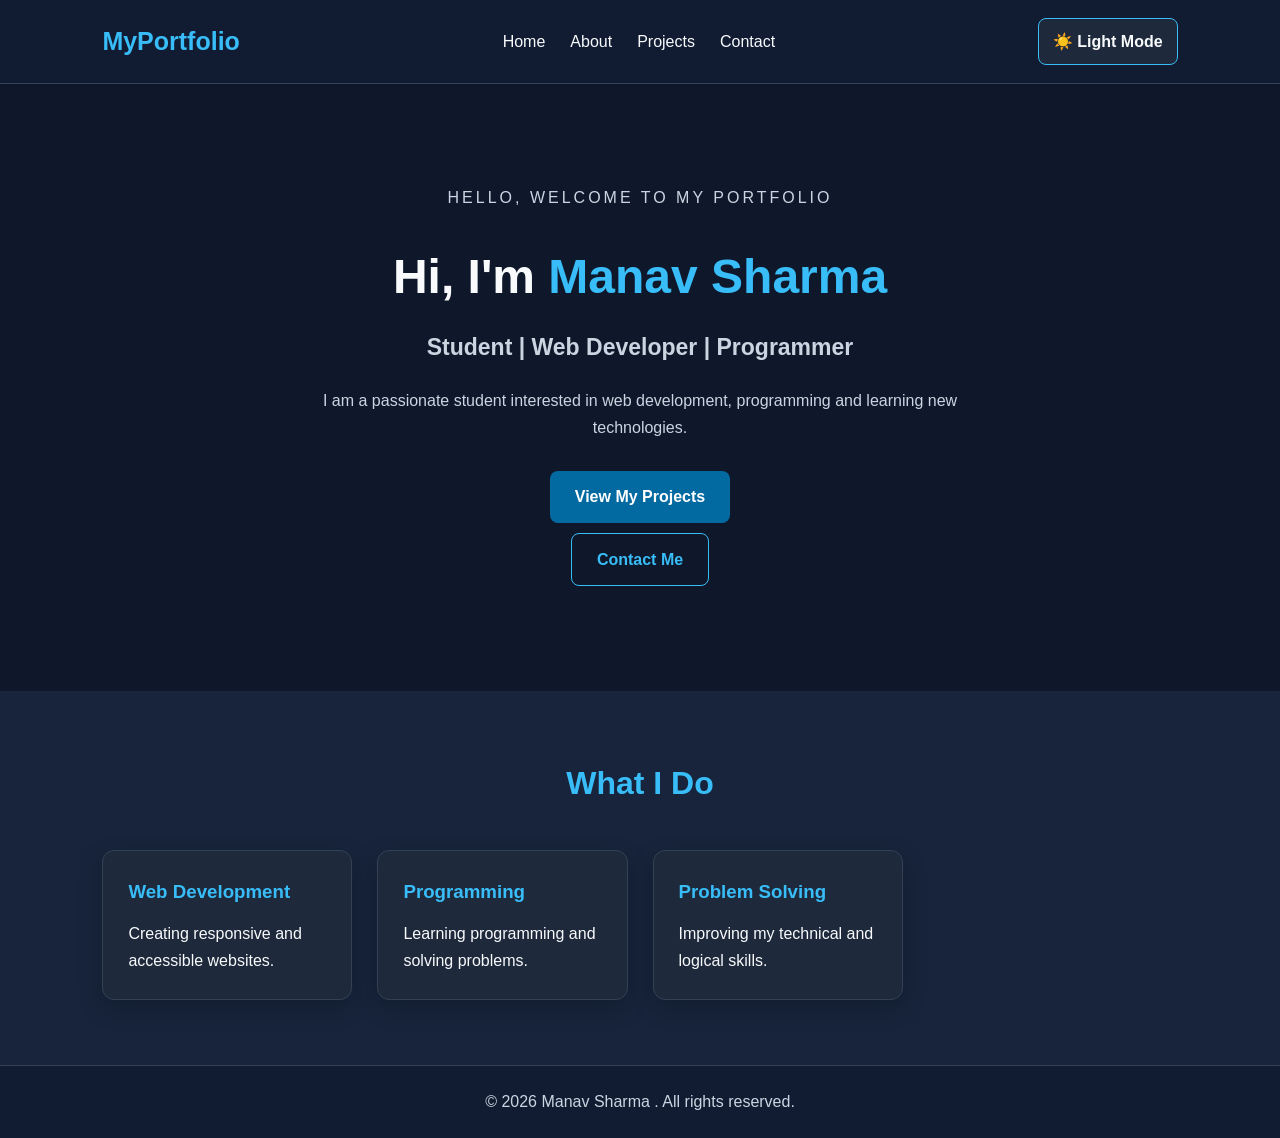
<file: index.html>
<!DOCTYPE html>
<html lang="en">
<head>
    <meta charset="UTF-8">
    <meta name="viewport" content="width=device-width, initial-scale=1.0">

    <meta name="description" content="Personal portfolio website showcasing my skills, education and projects.">
    <meta name="author" content="Your Name">

    <title>My Portfolio | Home</title>

    <link rel="stylesheet" href="style.css">
    <script src="script.js" defer></script>
</head>

<body>

    <header>
        <nav aria-label="Main navigation">
            <a href="index.html" class="logo">MyPortfolio</a>

            <ul>
                <li><a href="index.html" aria-current="page">Home</a></li>
                <li><a href="about.html">About</a></li>
                <li><a href="projects.html">Projects</a></li>
                <li><a href="contact.html">Contact</a></li>
            </ul>
            <button id="theme-toggle" class="theme-toggle" type="button">
    ☀️ Light Mode
</button>
        </nav>
    </header>

    <main>
        <section class="hero" aria-labelledby="hero-title">

            <p class="intro">HELLO, WELCOME TO MY PORTFOLIO</p>

            <h1 id="hero-title">
                Hi, I'm <span>Manav Sharma</span>
            </h1>

            <h2>Student | Web Developer | Programmer</h2>

            <p>
                I am a passionate student interested in web development,
                programming and learning new technologies.
            </p>

            <a href="projects.html" class="btn">View My Projects</a>

            <a href="contact.html" class="btn secondary">Contact Me</a>

        </section>

        <section class="highlights" aria-labelledby="highlights-title">
            <h2 id="highlights-title">What I Do</h2>

            <article>
                <h3>Web Development</h3>
                <p>Creating responsive and accessible websites.</p>
            </article>

            <article>
                <h3>Programming</h3>
                <p>Learning programming and solving problems.</p>
            </article>

            <article>
                <h3>Problem Solving</h3>
                <p>Improving my technical and logical skills.</p>
            </article>
        </section>
    </main>

    <footer>
        <p>&copy; 2026 Manav Sharma . All rights reserved.</p>
    </footer>

</body>
</html>
</file>
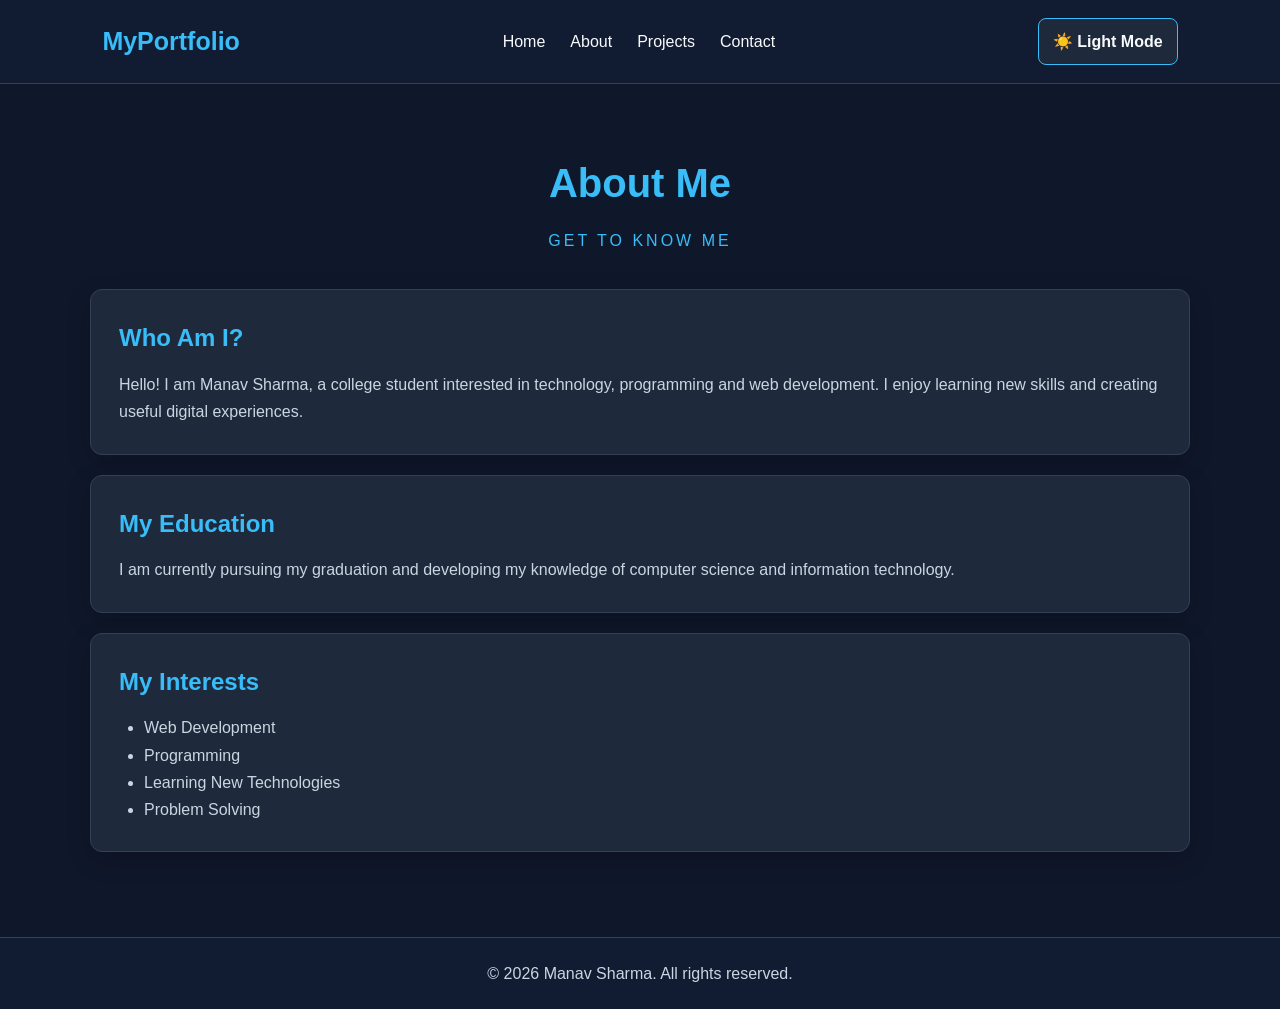
<file: about.html>
<!DOCTYPE html>
<html lang="en">
<head>
    <meta charset="UTF-8">
    <meta name="viewport" content="width=device-width, initial-scale=1.0">
    <meta name="description" content="Learn more about Manav Sharma, his education, interests and skills.">
    <meta name="author" content="Manav Sharma">
    <title>About Me | Manav Sharma</title>
    <link rel="stylesheet" href="style.css">
    <script src="script.js" defer></script>
</head>
<body>

<header>
    <nav aria-label="Main navigation">
        <a href="index.html" class="logo">MyPortfolio</a>
        <ul>
            <li><a href="index.html">Home</a></li>
            <li><a href="about.html" aria-current="page">About</a></li>
            <li><a href="projects.html">Projects</a></li>
            <li><a href="contact.html">Contact</a></li>
        </ul>
        <button id="theme-toggle" class="theme-toggle" type="button">
    ☀️ Light Mode
</button>
    </nav>
</header>

<main class="page-content">
    <section aria-labelledby="about-title">
        <h1 id="about-title">About Me</h1>
        <p class="intro">GET TO KNOW ME</p>

        <article class="content-card">
            <h2>Who Am I?</h2>
            <p>
                Hello! I am Manav Sharma, a college student interested
                in technology, programming and web development.
                I enjoy learning new skills and creating useful
                digital experiences.
            </p>
        </article>

        <article class="content-card">
            <h2>My Education</h2>
            <p>
                I am currently pursuing my graduation and developing
                my knowledge of computer science and information technology.
            </p>
        </article>

        <article class="content-card">
            <h2>My Interests</h2>
            <ul>
                <li>Web Development</li>
                <li>Programming</li>
                <li>Learning New Technologies</li>
                <li>Problem Solving</li>
            </ul>
        </article>
    </section>
</main>

<footer>
    <p>&copy; 2026 Manav Sharma. All rights reserved.</p>
</footer>

</body>
</html>
</file>
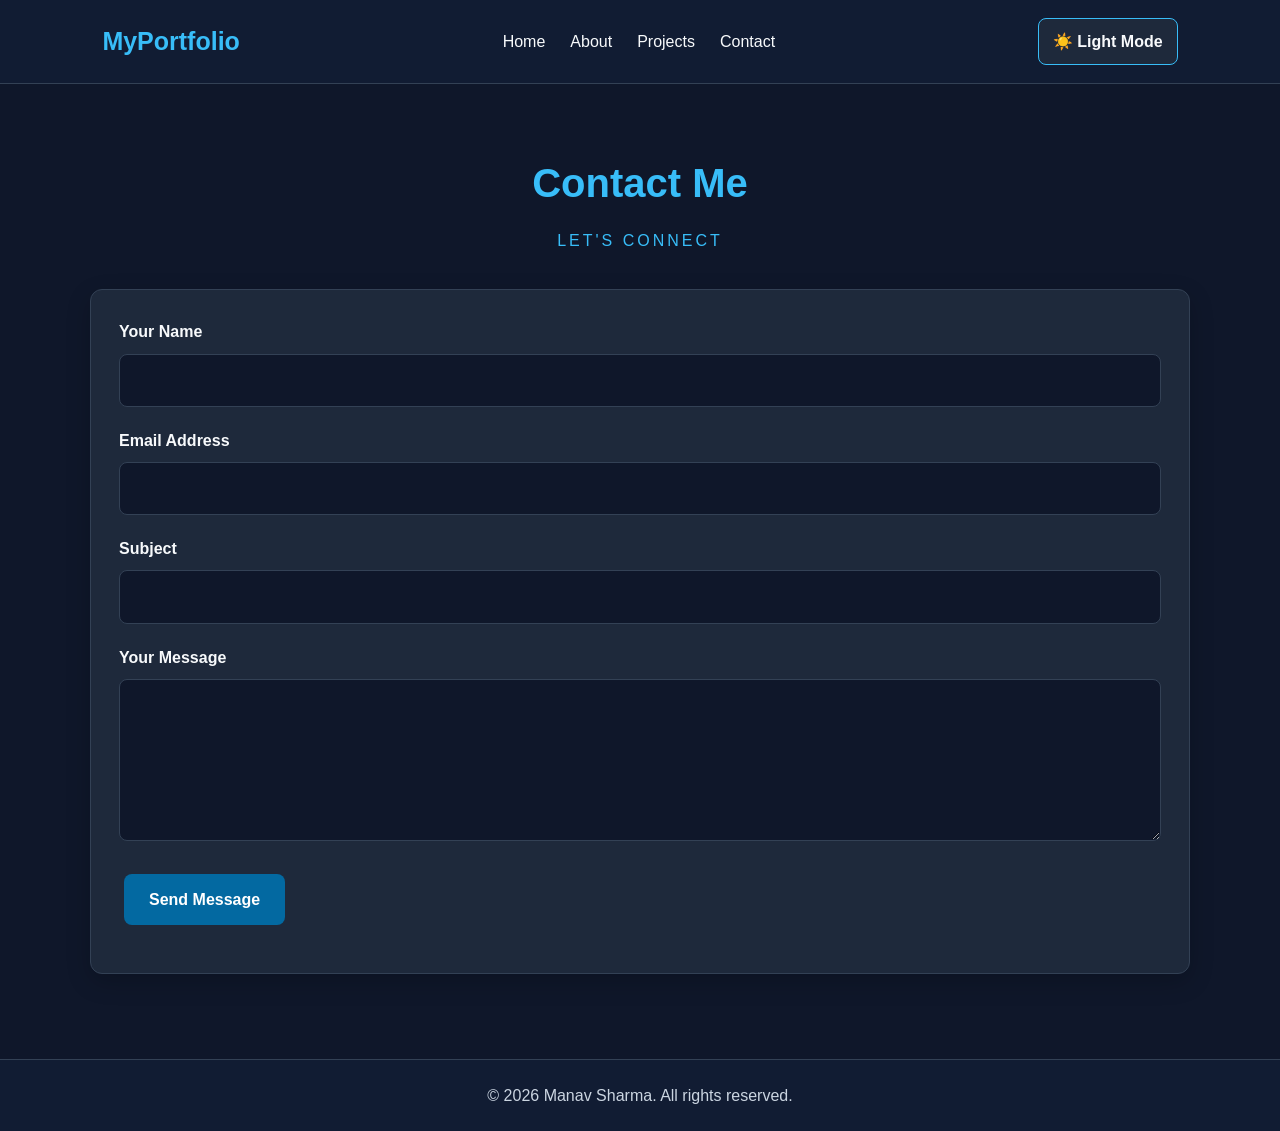
<file: contact.html>
<!DOCTYPE html>
<html lang="en">
<head>
    <meta charset="UTF-8">
    <meta name="viewport" content="width=device-width, initial-scale=1.0">
    <meta name="description" content="Contact Manav Sharma through the accessible contact form.">
    <meta name="author" content="Manav Sharma">
    <title>Contact Me | Manav Sharma</title>
    <link rel="stylesheet" href="style.css">
    <script src="script.js" defer></script>
</head>
<body>

<header>
    <nav aria-label="Main navigation">
        <a href="index.html" class="logo">MyPortfolio</a>
        <ul>
            <li><a href="index.html">Home</a></li>
            <li><a href="about.html">About</a></li>
            <li><a href="projects.html">Projects</a></li>
            <li><a href="contact.html" aria-current="page">Contact</a></li>
        </ul>
        <button id="theme-toggle" class="theme-toggle" type="button">
    ☀️ Light Mode
</button>
    </nav>
</header>

<main class="page-content">
    <section aria-labelledby="contact-title">
        <h1 id="contact-title">Contact Me</h1>
        <p class="intro">LET'S CONNECT</p>

        <form id="contact-form" class="content-card">

            <div class="form-group">
                <label for="name">Your Name</label>
                <input type="text" id="name" name="name"
                       autocomplete="name" required>
            </div>

            <div class="form-group">
                <label for="email">Email Address</label>
                <input type="email" id="email" name="email"
                       autocomplete="email" required>
            </div>

            <div class="form-group">
                <label for="subject">Subject</label>
                <input type="text" id="subject" name="subject" required>
            </div>

            <div class="form-group">
                <label for="message">Your Message</label>
                <textarea id="message" name="message"
                          rows="5" required></textarea>
            </div>

            <button type="submit" class="btn">Send Message</button>

            <p id="form-status" role="status" aria-live="polite"></p>

        </form>
    </section>
</main>

<footer>
    <p>&copy; 2026 Manav Sharma. All rights reserved.</p>
</footer>

</body>
</html>
</file>
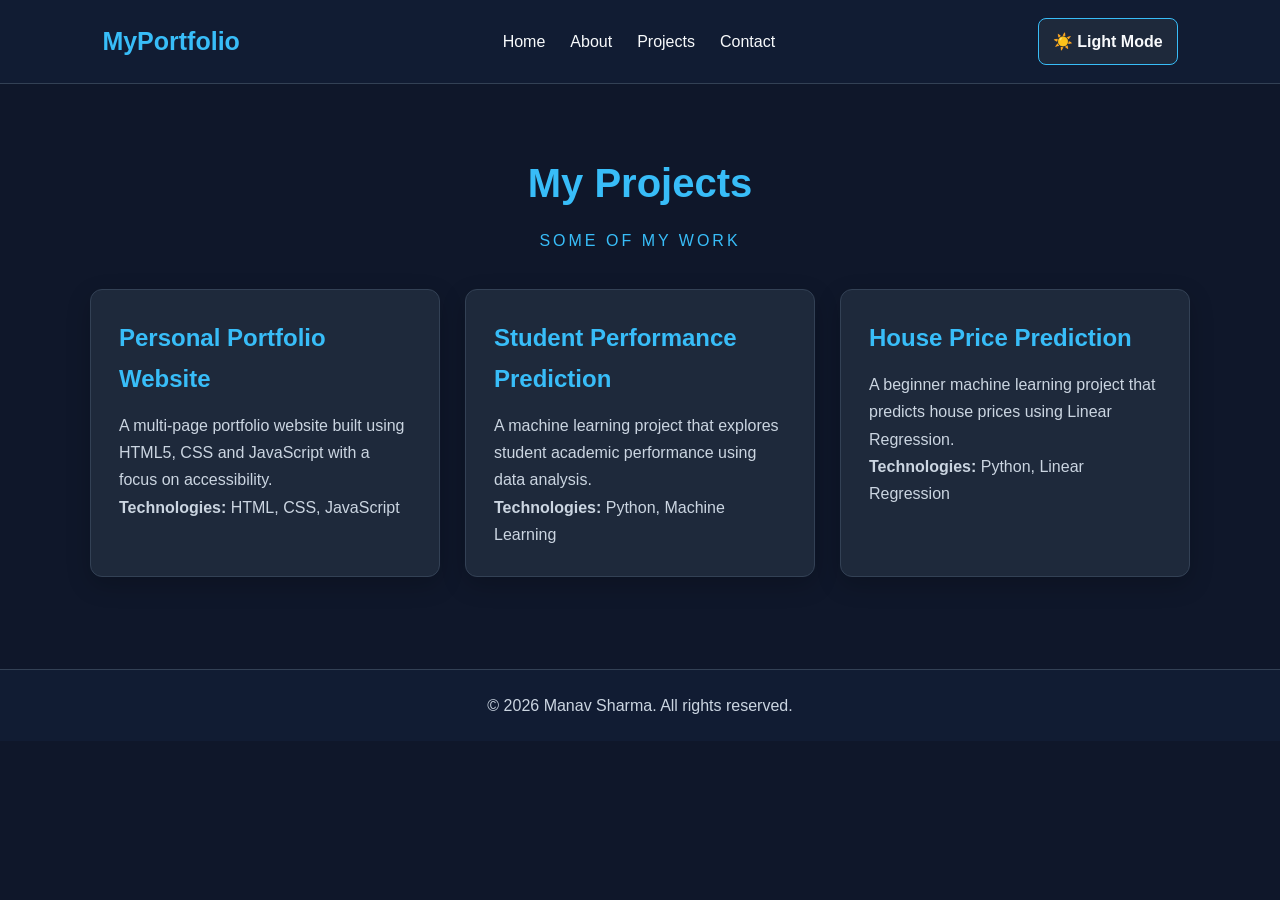
<file: projects.html>
<!DOCTYPE html>
<html lang="en">
<head>
    <meta charset="UTF-8">
    <meta name="viewport" content="width=device-width, initial-scale=1.0">
    <meta name="description" content="Explore the web development and programming projects by Manav Sharma.">
    <meta name="author" content="Manav Sharma">
    <title>My Projects | Manav Sharma</title>
    <link rel="stylesheet" href="style.css">
    <script src="script.js" defer></script>
</head>
<body>

<header>
    <nav aria-label="Main navigation">
        <a href="index.html" class="logo">MyPortfolio</a>
        <ul>
            <li><a href="index.html">Home</a></li>
            <li><a href="about.html">About</a></li>
            <li><a href="projects.html" aria-current="page">Projects</a></li>
            <li><a href="contact.html">Contact</a></li>
        </ul>
        <button id="theme-toggle" class="theme-toggle" type="button">
    ☀️ Light Mode
</button>
    </nav>
</header>

<main class="page-content">
    <section aria-labelledby="projects-title">
        <h1 id="projects-title">My Projects</h1>
        <p class="intro">SOME OF MY WORK</p>

        <div class="project-grid">
            <article class="content-card">
                <h2>Personal Portfolio Website</h2>
                <p>
                    A multi-page portfolio website built using HTML5,
                    CSS and JavaScript with a focus on accessibility.
                </p>
                <p><strong>Technologies:</strong> HTML, CSS, JavaScript</p>
            </article>

            <article class="content-card">
                <h2>Student Performance Prediction</h2>
                <p>
                    A machine learning project that explores student
                    academic performance using data analysis.
                </p>
                <p><strong>Technologies:</strong> Python, Machine Learning</p>
            </article>

            <article class="content-card">
                <h2>House Price Prediction</h2>
                <p>
                    A beginner machine learning project that predicts
                    house prices using Linear Regression.
                </p>
                <p><strong>Technologies:</strong> Python, Linear Regression</p>
            </article>
        </div>
    </section>
</main>

<footer>
    <p>&copy; 2026 Manav Sharma. All rights reserved.</p>
</footer>

</body>
</html>
</file>
<file: style.css>
/* =====================================
   1. CSS VARIABLES & THEME SETTINGS
===================================== */

:root {
    color-scheme: dark;

    --bg-color: #0f172a;
    --header-bg: #111c33;
    --section-bg: #17243b;
    --card-bg: #1e293b;

    --text-color: #f8fafc;
    --muted-color: #cbd5e1;
    --primary-color: #38bdf8;
    --button-bg: #0369a1;
    --border-color: #334155;

    --shadow: 0 8px 25px rgba(0, 0, 0, 0.2);
    --transition: 0.3s ease;

    --container-width: 1100px;
}

/* Light Theme Support */

html[data-theme="light"] {
    color-scheme: light;

    --bg-color: #f8fafc;
    --header-bg: #ffffff;
    --section-bg: #eaf2f8;
    --card-bg: #ffffff;

    --text-color: #0f172a;
    --muted-color: #334155;
    --primary-color: #0369a1;
    --button-bg: #0369a1;
    --border-color: #cbd5e1;

    --shadow: 0 8px 25px rgba(15, 23, 42, 0.08);
}

/* =====================================
   2. GENERAL SETTINGS
===================================== */

* {
    margin: 0;
    padding: 0;
    box-sizing: border-box;
}

html {
    scroll-behavior: smooth;
    scroll-padding-top: 90px;
}

body {
    font-family: Arial, sans-serif;
    background: var(--bg-color);
    color: var(--text-color);
    line-height: 1.7;
    transition: background var(--transition),
                color var(--transition);
}

img {
    max-width: 100%;
    display: block;
}

a {
    transition: color var(--transition);
}

button,
input,
textarea {
    font: inherit;
}

/* Reusable Container */

.container {
    width: min(90%, var(--container-width));
    margin-inline: auto;
}

/* =====================================
   3. HEADER & NAVIGATION - FLEXBOX
===================================== */

header {
    background: var(--header-bg);
    padding: 18px 8%;
    border-bottom: 1px solid var(--border-color);
    position: sticky;
    top: 0;
    z-index: 1000;
}

nav {
    display: flex;
    justify-content: space-between;
    align-items: center;
    flex-wrap: wrap;
    gap: 20px;
}

.logo {
    color: var(--primary-color);
    font-size: 25px;
    font-weight: bold;
    text-decoration: none;
}

nav ul {
    display: flex;
    align-items: center;
    flex-wrap: wrap;
    gap: 25px;
    list-style: none;
}

nav ul a {
    color: var(--text-color);
    text-decoration: none;
    font-weight: 500;
}

nav ul a:hover,
nav ul a:focus {
    color: var(--primary-color);
}

/* =====================================
   4. HERO SECTION - FLEXBOX
===================================== */

.hero {
    min-height: 480px;
    padding: clamp(60px, 10vw, 100px) 8%;
    display: flex;
    flex-direction: column;
    justify-content: center;
    align-items: center;
    text-align: center;
}

.intro {
    color: var(--primary-color);
    letter-spacing: 3px;
    margin-bottom: 15px;
}

.hero h1 {
    font-size: clamp(32px, 5vw, 48px);
    margin-bottom: 10px;
}

.hero h1 span {
    color: var(--primary-color);
}

.hero h2 {
    font-size: clamp(18px, 3vw, 23px);
    color: var(--muted-color);
    margin-bottom: 20px;
}

.hero p {
    max-width: 650px;
    color: var(--muted-color);
    margin-bottom: 25px;
}

/* =====================================
   5. BUTTONS & ANIMATIONS
===================================== */

.btn {
    display: inline-block;
    background: var(--button-bg);
    color: #ffffff;
    padding: 12px 25px;
    margin: 5px;
    border-radius: 8px;
    text-decoration: none;
    font-weight: bold;
    transition: transform var(--transition),
                background var(--transition),
                box-shadow var(--transition);
}

.btn:hover {
    background: #075985;
    transform: translateY(-4px);
    box-shadow: var(--shadow);
}

.btn.secondary {
    background: transparent;
    border: 1px solid var(--primary-color);
    color: var(--primary-color);
}

.btn.secondary:hover {
    background: var(--primary-color);
    color: #ffffff;
}

/* =====================================
   6. HIGHLIGHTS - CSS GRID
===================================== */

.highlights {
    padding: 65px 8%;
    background: var(--section-bg);

    display: grid;
    grid-template-columns: repeat(auto-fit, minmax(min(100%, 230px), 1fr));
    gap: 25px;
    align-items: stretch;
}

.highlights h2 {
    grid-column: 1 / -1;
    font-size: clamp(26px, 4vw, 32px);
    text-align: center;
    color: var(--primary-color);
    margin-bottom: 15px;
}

.highlights article {
    width: 100%;
    padding: 25px;
    background: var(--card-bg);
    border: 1px solid var(--border-color);
    border-radius: 12px;
    box-shadow: var(--shadow);
    transition: transform var(--transition),
                border-color var(--transition);
}

.highlights article:hover {
    transform: translateY(-6px);
    border-color: var(--primary-color);
}

.highlights article h3 {
    color: var(--primary-color);
    margin-bottom: 12px;
}

/* =====================================
   7. INNER PAGES
===================================== */

.page-content {
    width: min(90%, var(--container-width));
    min-height: 65vh;
    margin-inline: auto;
    padding: 65px 0;
}

.page-content h1 {
    font-size: clamp(28px, 4vw, 40px);
    color: var(--primary-color);
    text-align: center;
    margin-bottom: 10px;
}

.page-content .intro {
    text-align: center;
    margin-bottom: 35px;
}

.content-card {
    background: var(--card-bg);
    border: 1px solid var(--border-color);
    border-radius: 12px;
    padding: clamp(20px, 4vw, 28px);
    margin: 20px 0;
    box-shadow: var(--shadow);
    transition: transform var(--transition),
                border-color var(--transition);
}

.content-card:hover {
    transform: translateY(-4px);
    border-color: var(--primary-color);
}

.content-card h2 {
    color: var(--primary-color);
    margin-bottom: 12px;
}

.content-card p,
.content-card li {
    color: var(--muted-color);
}

.content-card ul {
    padding-left: 25px;
}

/* =====================================
   8. PROJECT SECTION - ADVANCED GRID
===================================== */

.project-grid {
    display: grid;
    grid-template-columns: repeat(auto-fit, minmax(min(100%, 250px), 1fr));
    gap: 25px;
    align-items: stretch;
}

.project-grid .content-card {
    margin: 0;
}

/* =====================================
   9. CONTACT FORM
===================================== */

.form-group {
    margin-bottom: 20px;
}

.form-group label {
    display: block;
    margin-bottom: 8px;
    font-weight: bold;
}

.form-group input,
.form-group textarea {
    width: 100%;
    padding: 12px;
    background: var(--bg-color);
    color: var(--text-color);
    border: 1px solid var(--border-color);
    border-radius: 8px;
    transition: border-color var(--transition);
}

.form-group textarea {
    min-height: 130px;
    resize: vertical;
}

.form-group input:focus,
.form-group textarea:focus {
    outline: 2px solid var(--primary-color);
    border-color: var(--primary-color);
}

button {
    cursor: pointer;
    border: none;
}

#form-status {
    margin-top: 15px;
    color: var(--primary-color);
}

/* =====================================
   10. FOOTER
===================================== */

footer {
    text-align: center;
    padding: 22px;
    background: var(--header-bg);
    color: var(--muted-color);
    border-top: 1px solid var(--border-color);
}

/* =====================================
   11. ACCESSIBILITY
===================================== */

a:focus-visible,
button:focus-visible {
    outline: 3px solid #facc15;
    outline-offset: 4px;
}

::selection {
    background: var(--primary-color);
    color: #ffffff;
}

/* =====================================
   12. TABLET RESPONSIVE DESIGN
===================================== */

@media (max-width: 768px) {

    header {
        padding: 15px 5%;
    }

    nav {
        flex-direction: column;
        justify-content: center;
    }

    nav ul {
        justify-content: center;
        gap: 15px;
    }

    .hero {
        padding: 65px 5%;
    }

    .highlights {
        padding: 45px 5%;
    }

    .page-content {
        padding: 45px 0;
    }
}

/* =====================================
   13. MOBILE RESPONSIVE DESIGN
===================================== */

@media (max-width: 480px) {

    .logo {
        font-size: 22px;
    }

    nav ul {
        gap: 12px;
    }

    nav ul a {
        font-size: 14px;
    }

    .hero {
        min-height: 400px;
        padding: 50px 5%;
    }

    .hero h1 {
        font-size: 30px;
    }

    .hero h2 {
        font-size: 18px;
    }

    .btn {
        padding: 11px 18px;
    }

    .highlights {
        grid-template-columns: 1fr;
    }

    .content-card {
        padding: 20px;
    }
}

/* =====================================
   14. REDUCED MOTION ACCESSIBILITY
===================================== */

@media (prefers-reduced-motion: reduce) {

    *,
    *::before,
    *::after {
        scroll-behavior: auto !important;
        animation-duration: 0.01ms !important;
        transition-duration: 0.01ms !important;
    }
}

/* Light/Dark Theme Toggle Button */

.theme-toggle {
    background: var(--card-bg);
    color: var(--text-color);
    border: 1px solid var(--primary-color);
    border-radius: 8px;
    padding: 9px 14px;
    font-weight: bold;
    cursor: pointer;
    transition: all 0.3s ease;
}

.theme-toggle:hover {
    background: var(--primary-color);
    color: #ffffff;
    transform: translateY(-2px);
}
</file>
